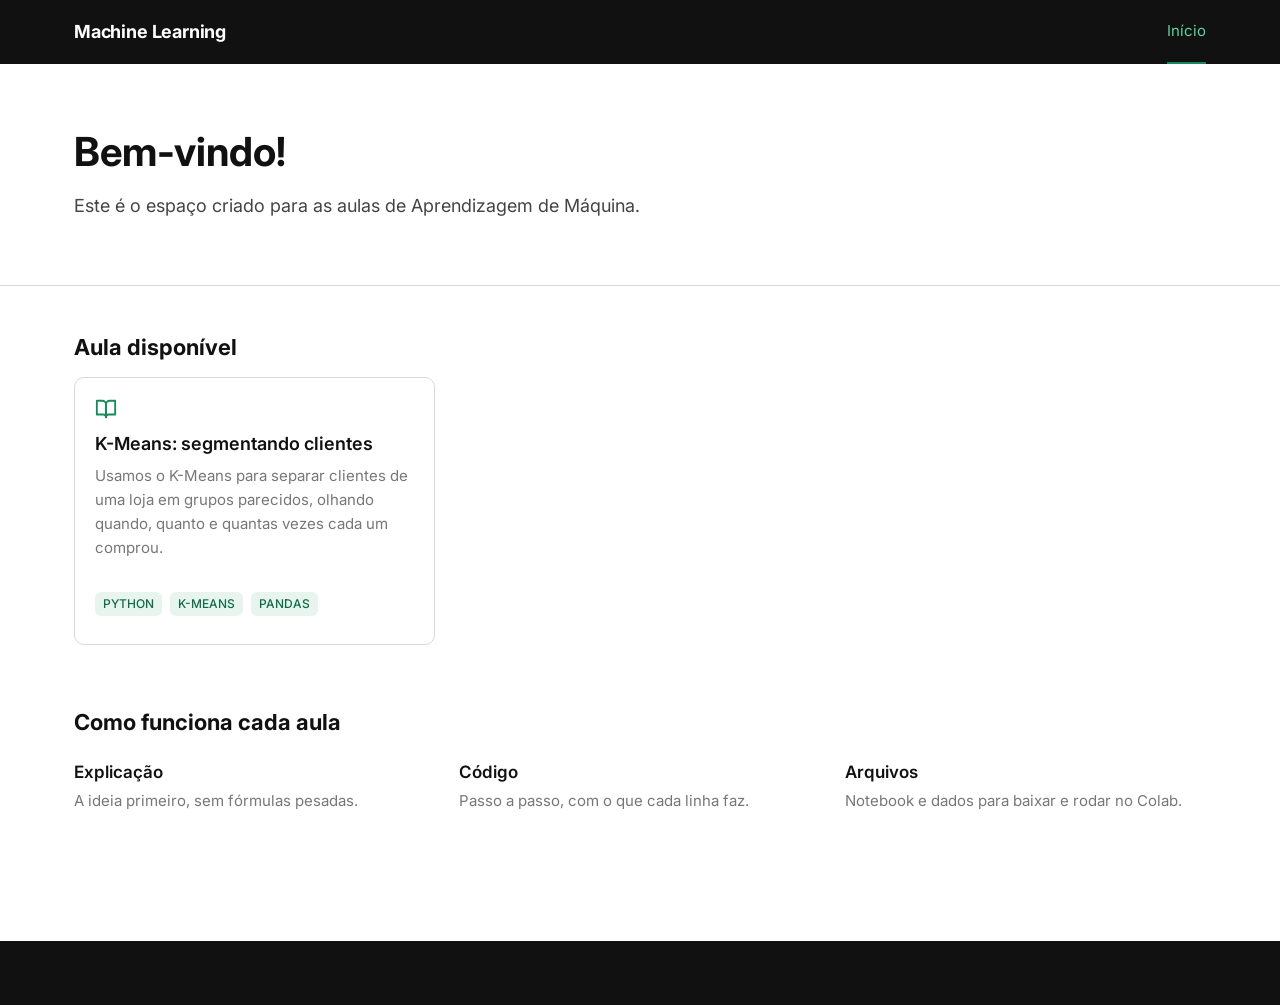
<file: index.html>
<!DOCTYPE html>
<html lang="pt-BR">
<head>
<meta charset="utf-8">
<meta name="viewport" content="width=device-width, initial-scale=1">
<title>Luccas-ML</title>
<meta name="description" content="Aulas de Aprendizagem de Máquina com explicação, código e arquivos para baixar.">
<link rel="preconnect" href="https://fonts.googleapis.com">
<link rel="preconnect" href="https://fonts.gstatic.com" crossorigin>
<link href="https://fonts.googleapis.com/css2?family=Inter:wght@400;500;600;700&family=JetBrains+Mono:wght@400&display=swap" rel="stylesheet">
<link rel="stylesheet" href="css/style.css">
</head>
<body>
<header class="site-header">
  <div class="container">
    <a class="brand" href="index.html">Machine Learning</a>
    <nav class="site-nav" aria-label="Principal">
      <a href="index.html" aria-current="page">Início</a>
    </nav>
  </div>
</header>

<main>
  <section class="hero">
    <div class="container">
      <h1>Bem-vindo!</h1>
      <p>Este é o espaço criado para as aulas de Aprendizagem de Máquina.</p>
    </div>
  </section>

  <section class="section">
    <div class="container">
      <h2>Aula disponível</h2>
      <div class="cards">
        <a class="card" href="aulas/kmeans-rfm.html">
          <svg class="icon" viewBox="0 0 24 24" fill="none" stroke="currentColor" stroke-width="2" stroke-linecap="round" stroke-linejoin="round" aria-hidden="true"><path d="M2 3h6a4 4 0 0 1 4 4v14a3 3 0 0 0-3-3H2z"/><path d="M22 3h-6a4 4 0 0 0-4 4v14a3 3 0 0 1 3-3h7z"/></svg>
          <h3>K-Means: segmentando clientes</h3>
          <p>Usamos o K-Means para separar clientes de uma loja em grupos parecidos, olhando quando, quanto e quantas vezes cada um comprou.</p>
          <ul class="tags"><li class="tag">PYTHON</li><li class="tag">K-MEANS</li><li class="tag">PANDAS</li></ul>
        </a>
      </div>
    </div>
  </section>

  <section class="section" style="padding-top:0">
    <div class="container">
      <h2>Como funciona cada aula</h2>
      <div class="steps">
        <div><h4>Explicação</h4><p>A ideia primeiro, sem fórmulas pesadas.</p></div>
        <div><h4>Código</h4><p>Passo a passo, com o que cada linha faz.</p></div>
        <div><h4>Arquivos</h4><p>Notebook e dados para baixar e rodar no Colab.</p></div>
      </div>
    </div>
  </section>
</main>

<footer class="site-footer">
  <div class="container">
  </div>
</footer>

</body>
</html>
</file>
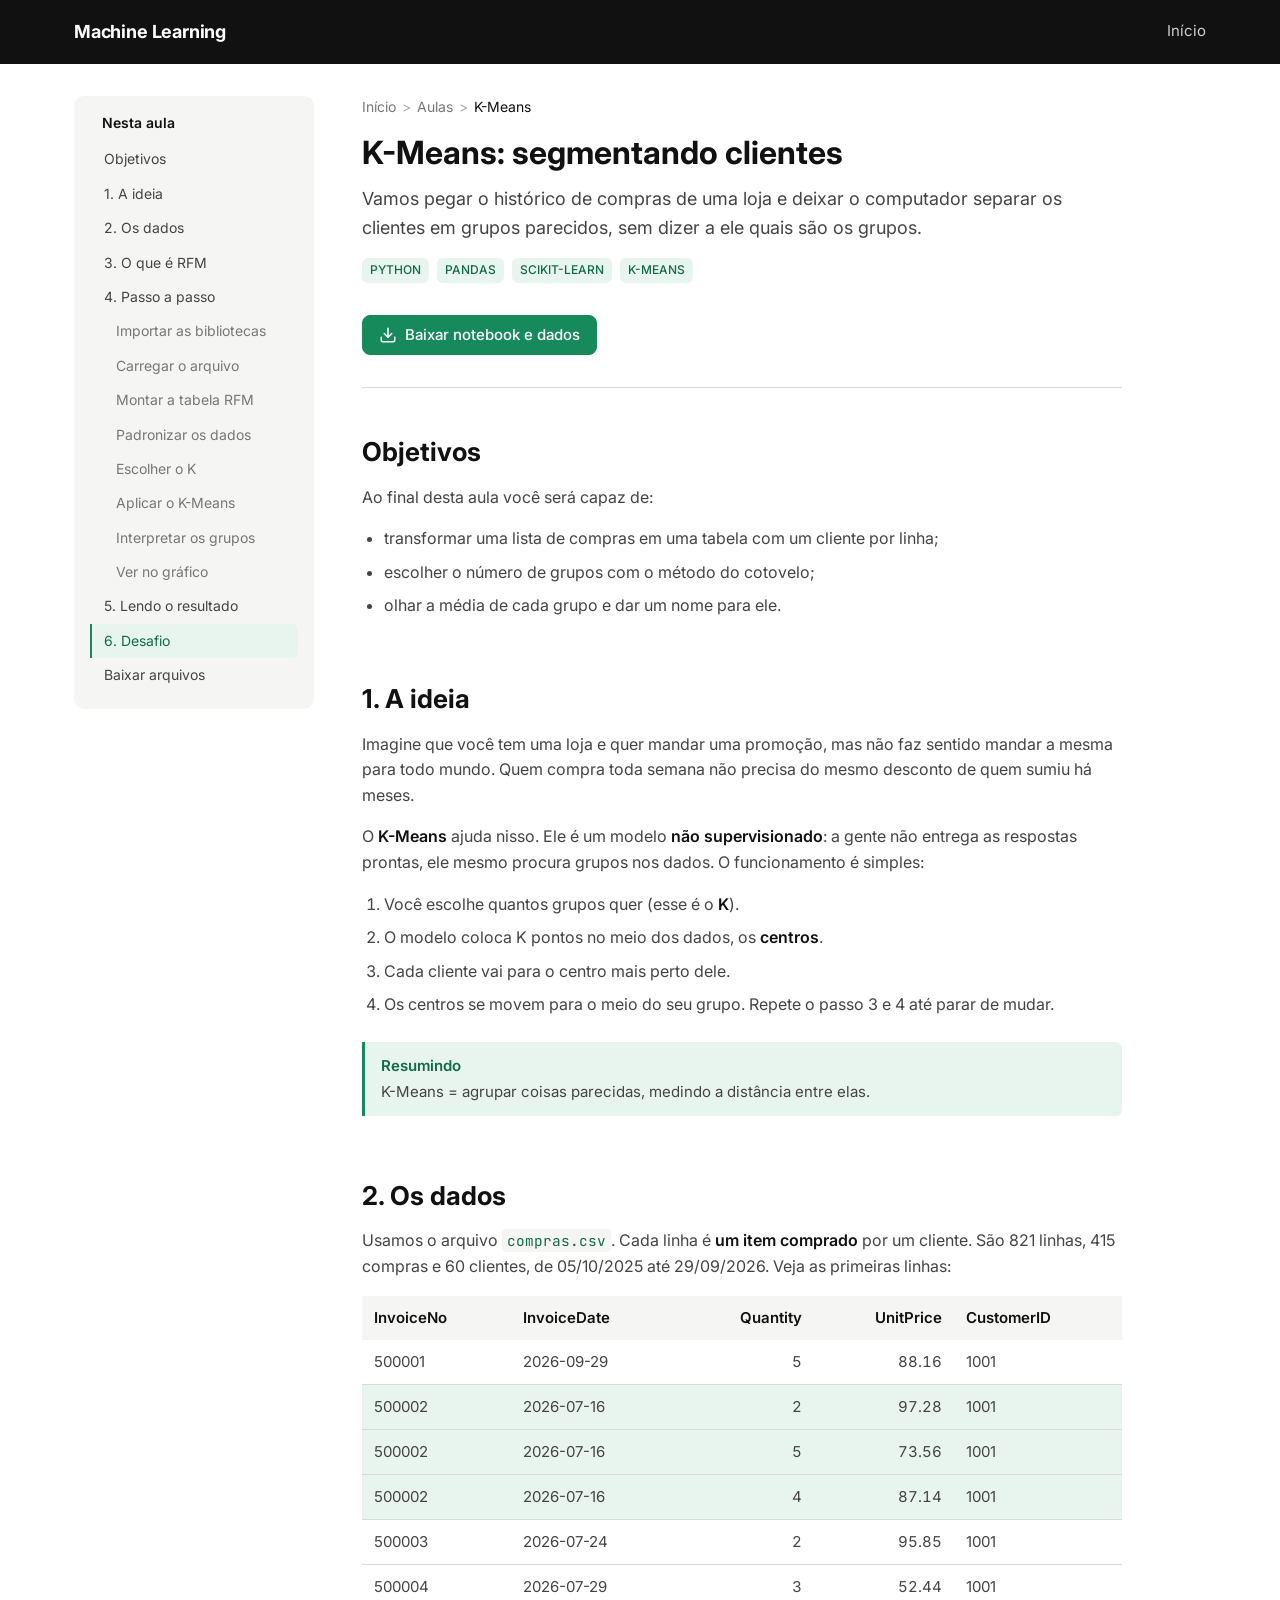
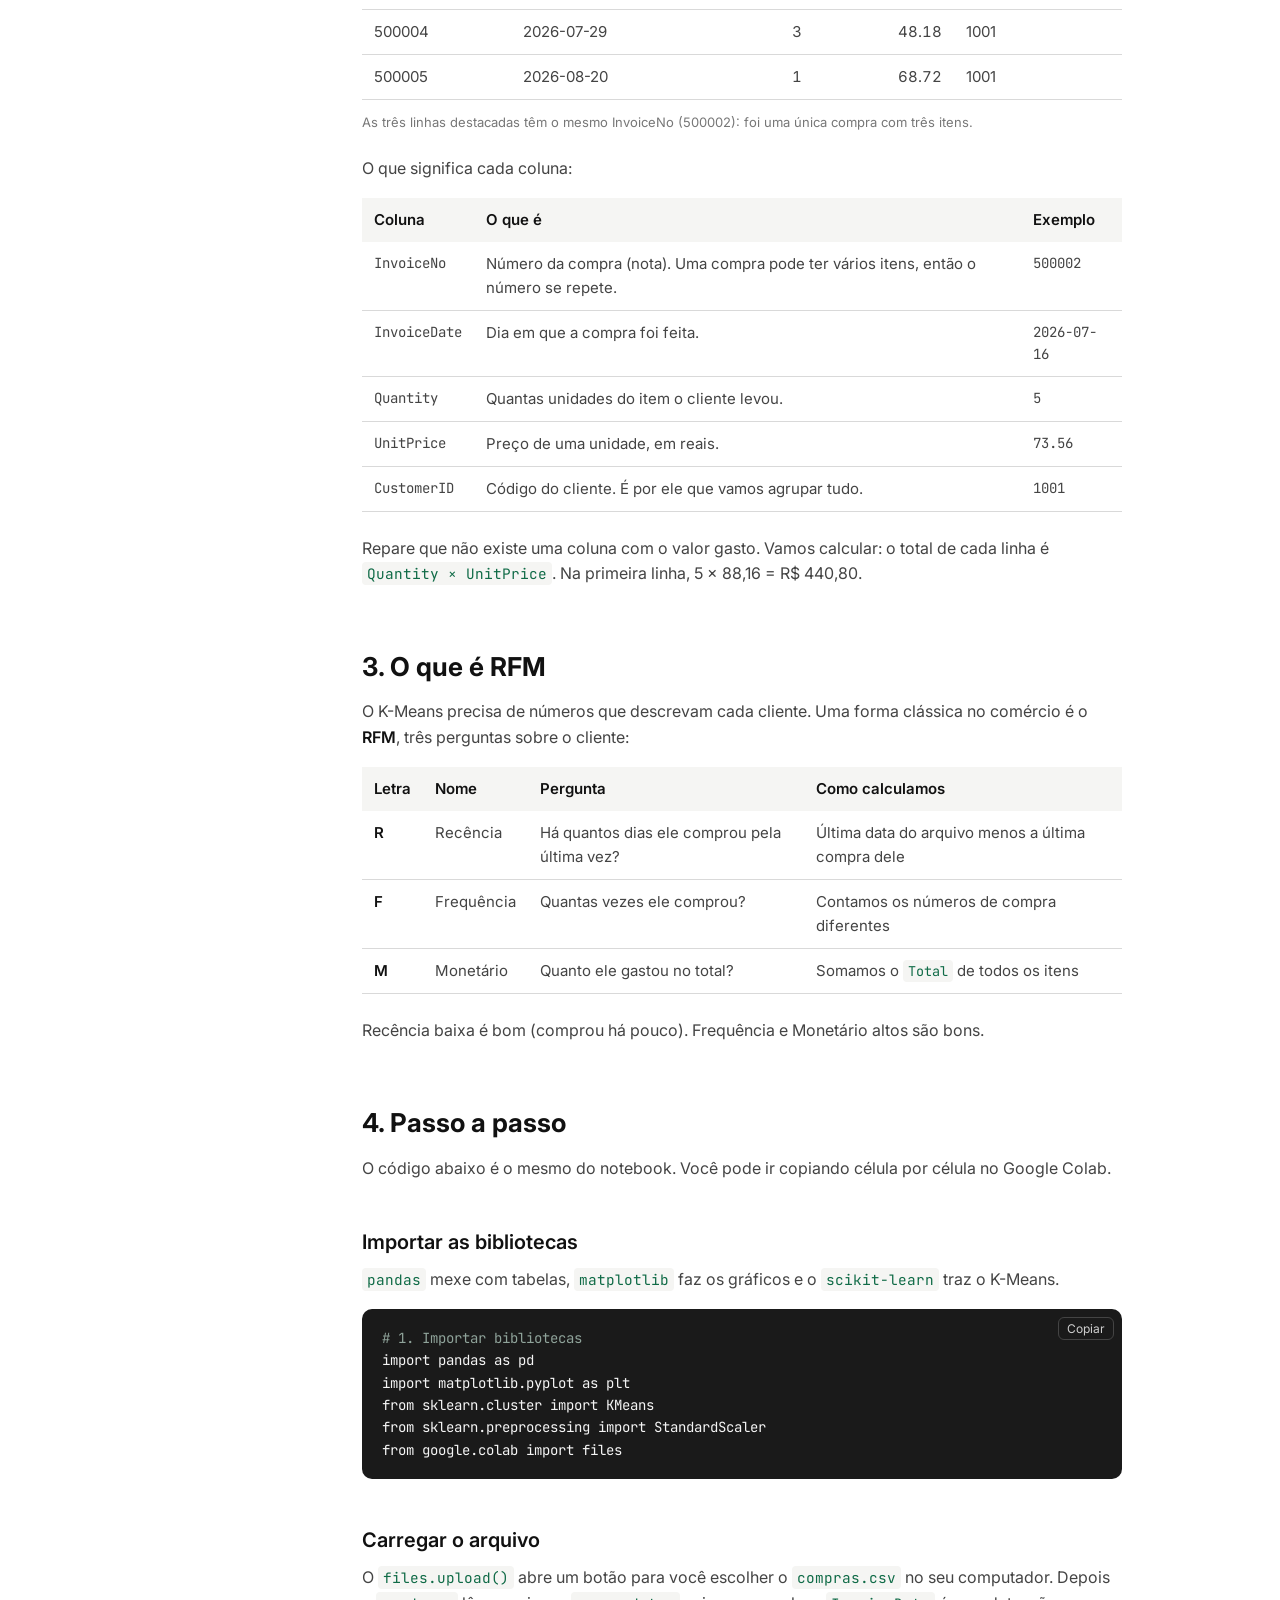
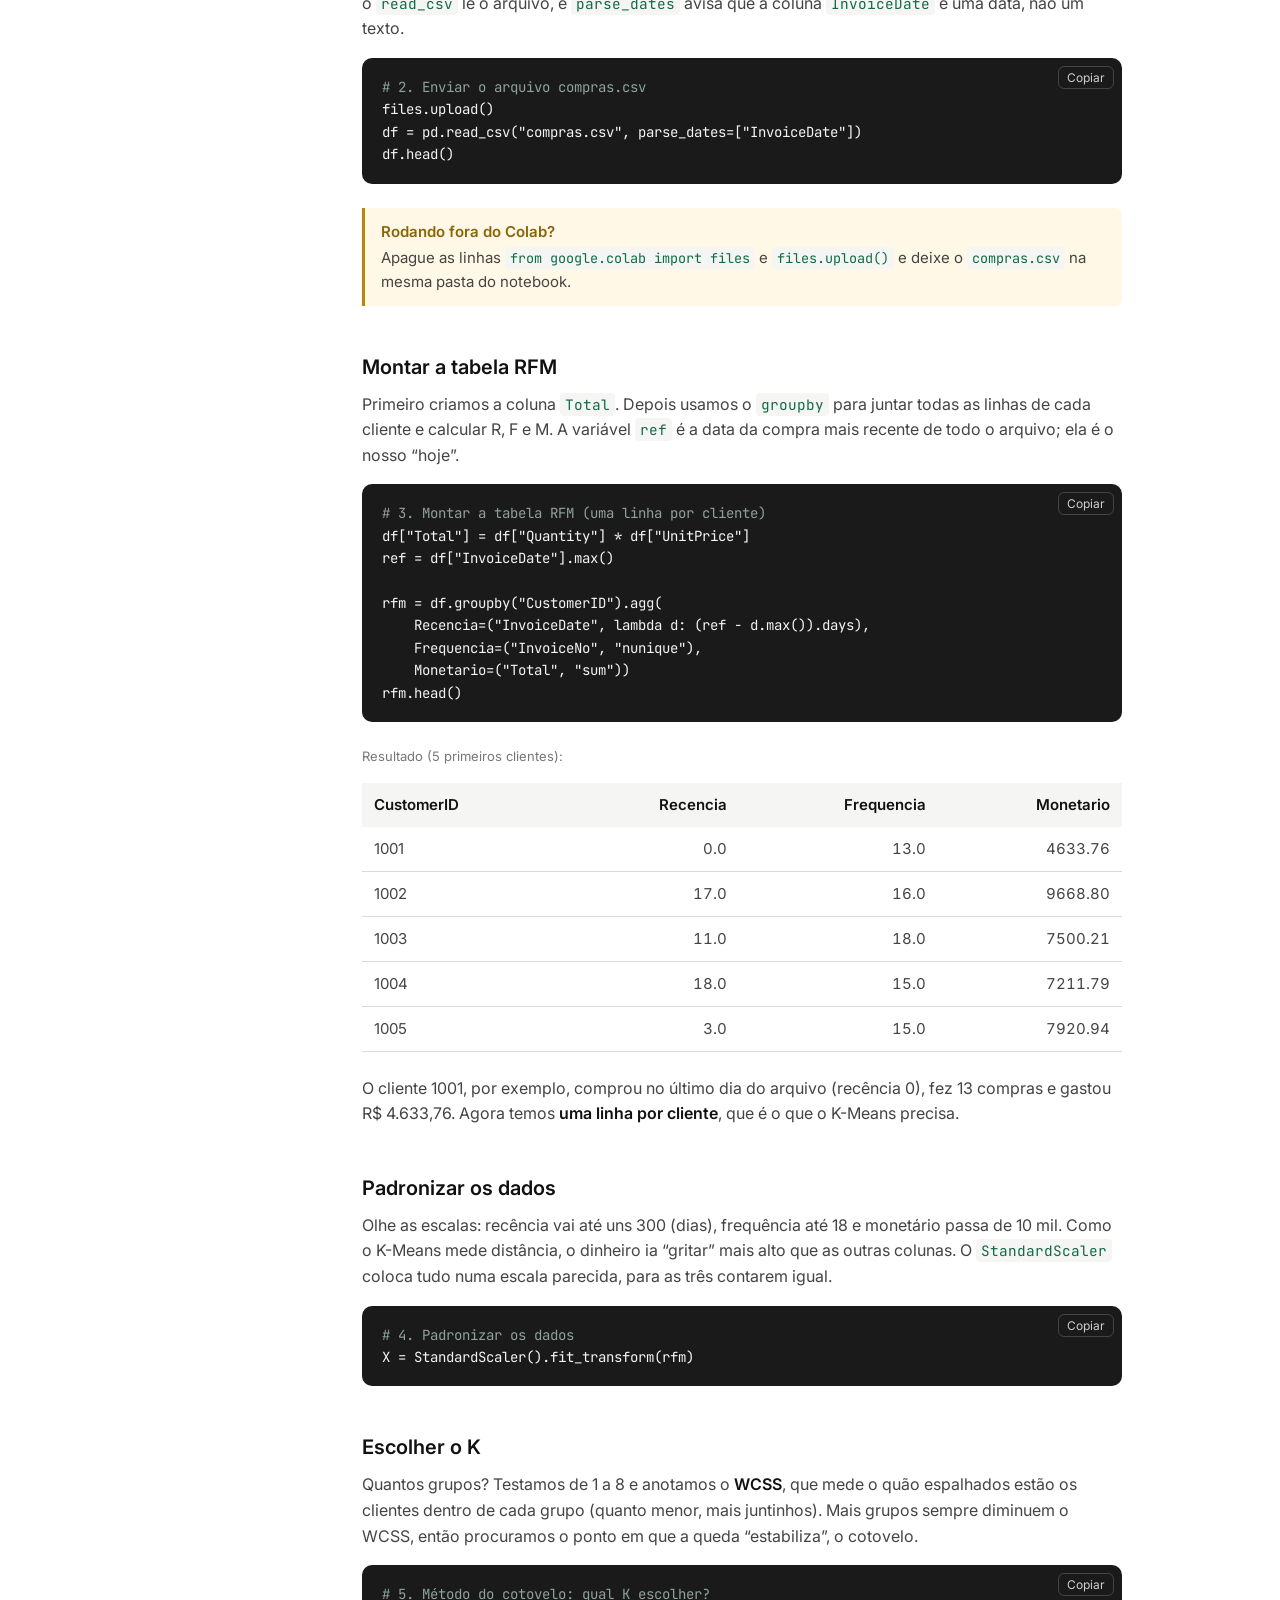
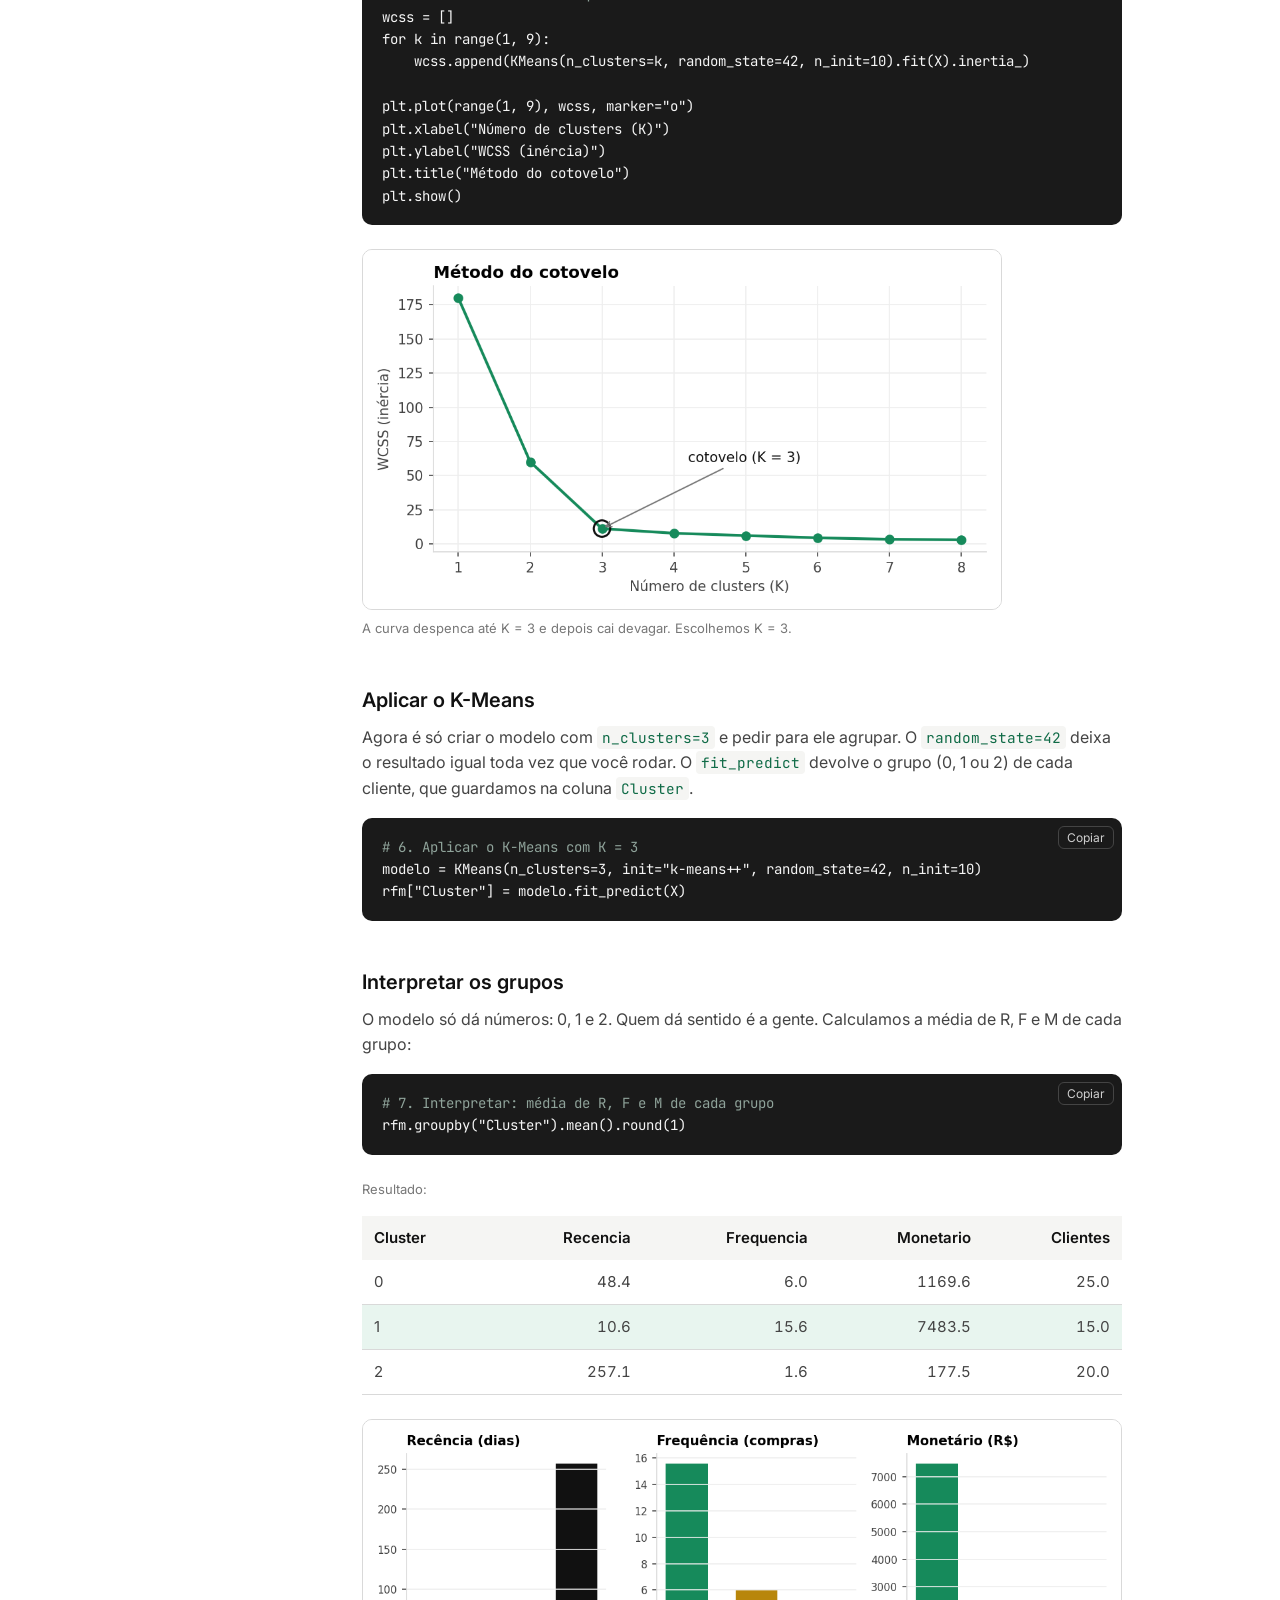
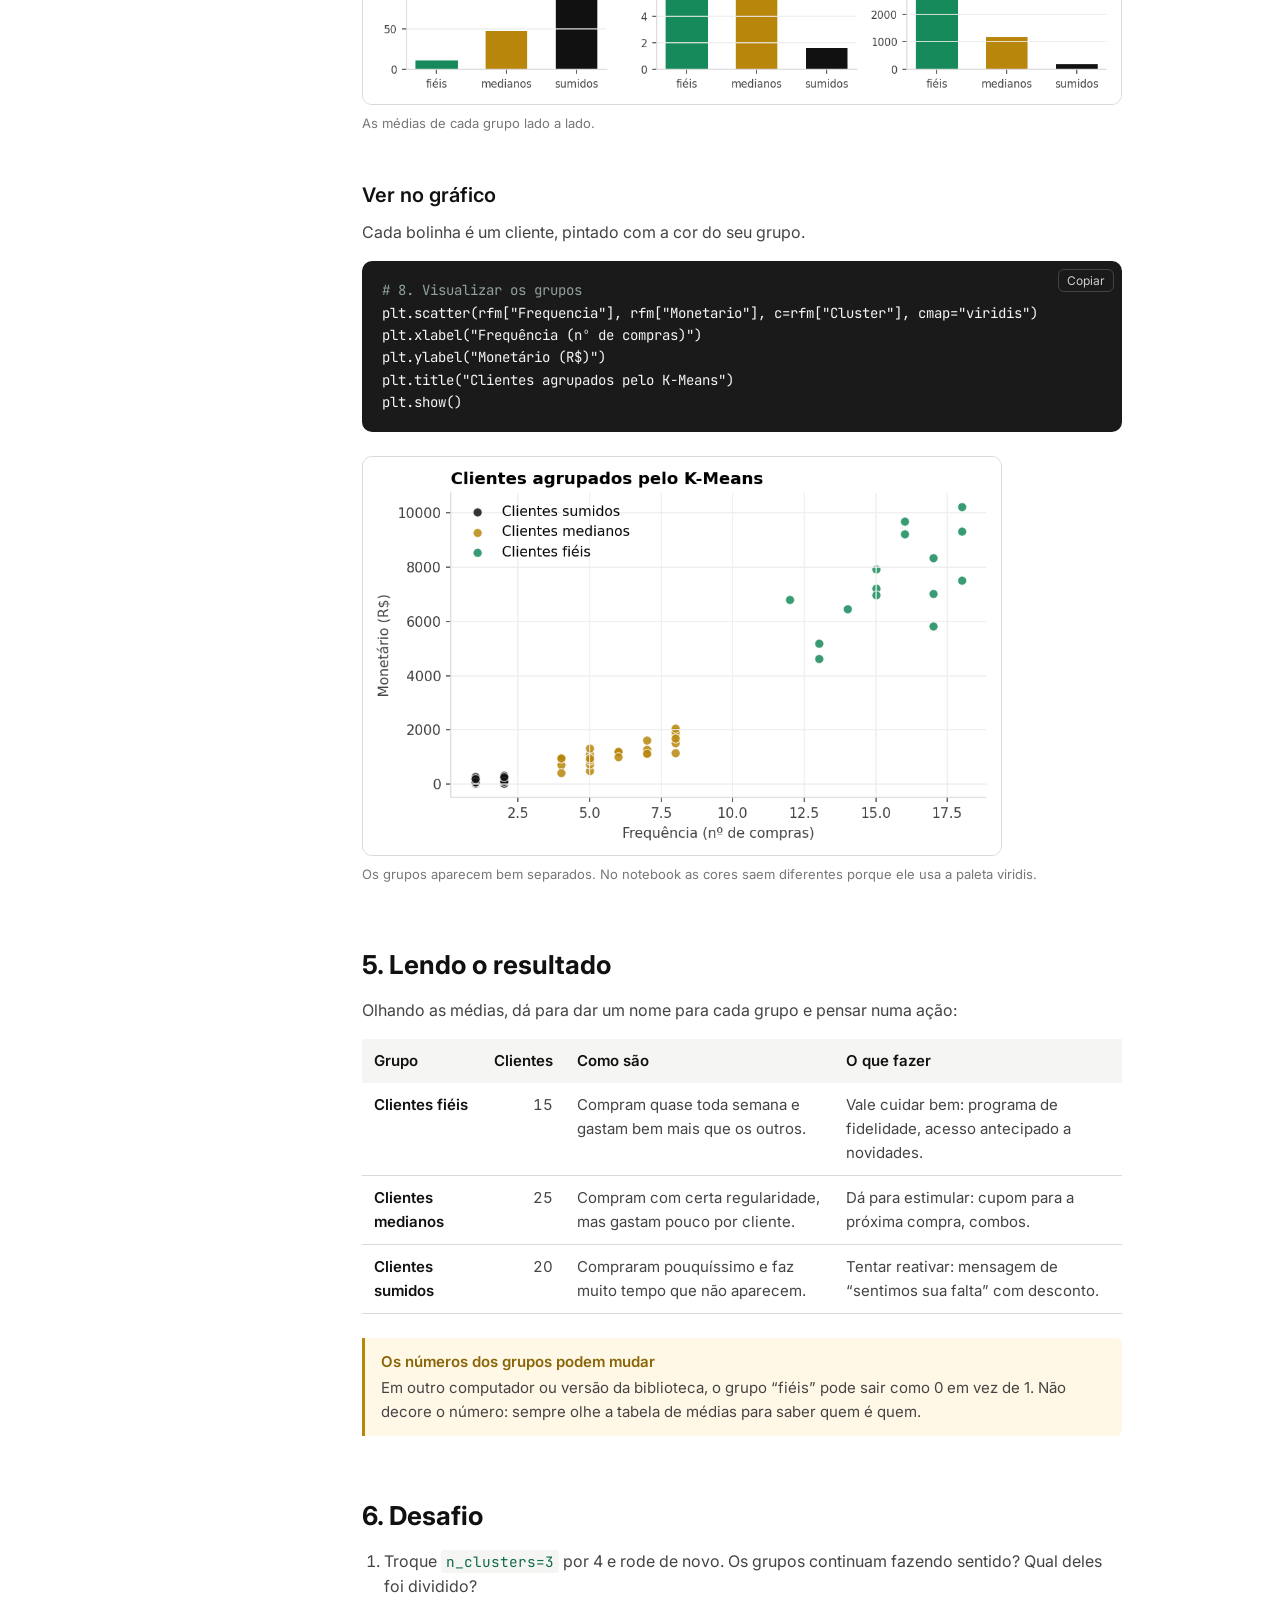
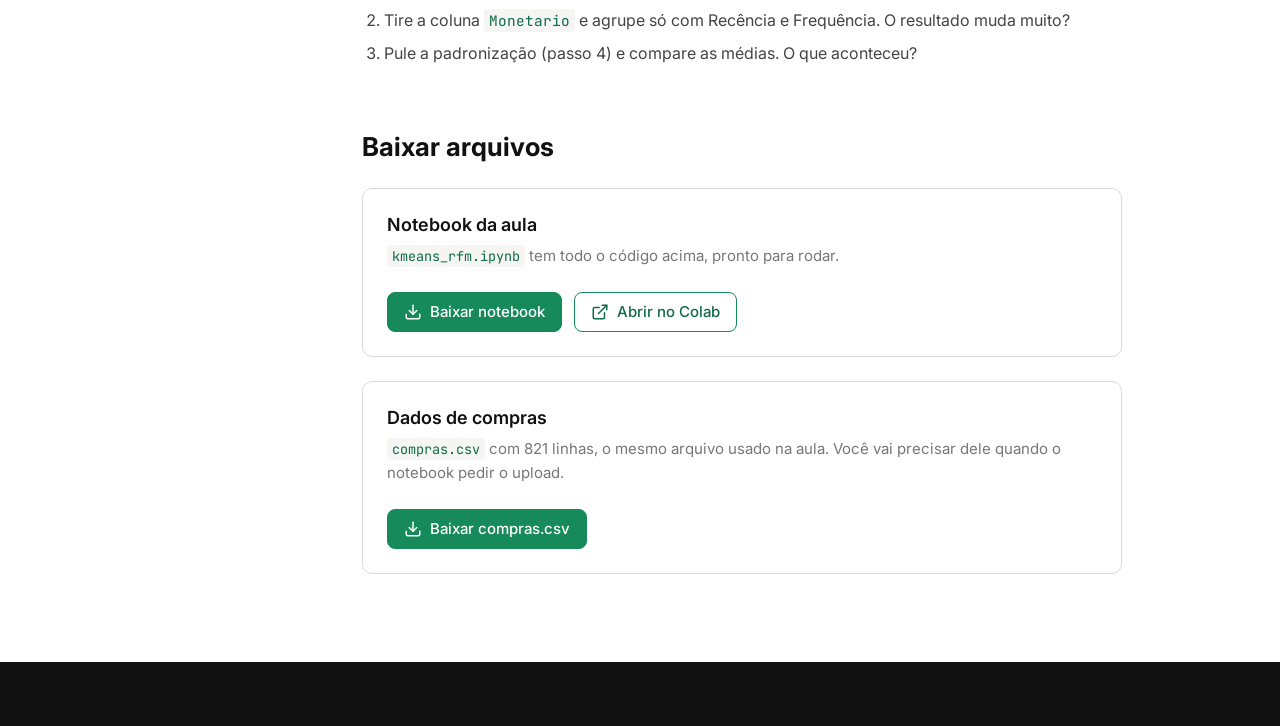
<file: aulas/kmeans-rfm.html>
<!DOCTYPE html>
<html lang="pt-BR">
<head>
<meta charset="utf-8">
<meta name="viewport" content="width=device-width, initial-scale=1">
<title>K-Means: segmentando clientes</title>
<meta name="description" content="Aula de K-Means com código, explicações e arquivos para baixar.">
<link rel="preconnect" href="https://fonts.googleapis.com">
<link rel="preconnect" href="https://fonts.gstatic.com" crossorigin>
<link href="https://fonts.googleapis.com/css2?family=Inter:wght@400;500;600;700&family=JetBrains+Mono:wght@400&display=swap" rel="stylesheet">
<link rel="stylesheet" href="../css/style.css">
</head>
<body>
<header class="site-header">
  <div class="container">
    <a class="brand" href="../index.html">Machine Learning</a>
    <nav class="site-nav" aria-label="Principal">
      <a href="../index.html">Início</a>
    </nav>
  </div>
</header>

<main class="container">
<div class="lesson-layout">

<aside class="sidebar" aria-label="Nesta aula">
  <p class="title">Nesta aula</p>
  <ul>
    <li><a href="#objetivos">Objetivos</a></li>
    <li><a href="#ideia">1. A ideia</a></li>
    <li><a href="#dados">2. Os dados</a></li>
    <li><a href="#rfm-conceito">3. O que é RFM</a></li>
    <li><a href="#codigo">4. Passo a passo</a></li>
    <li><a class="sub" href="#importar">Importar as bibliotecas</a></li><li><a class="sub" href="#carregar">Carregar o arquivo</a></li><li><a class="sub" href="#rfm">Montar a tabela RFM</a></li><li><a class="sub" href="#padronizar">Padronizar os dados</a></li><li><a class="sub" href="#cotovelo">Escolher o K</a></li><li><a class="sub" href="#aplicar">Aplicar o K-Means</a></li><li><a class="sub" href="#interpretar">Interpretar os grupos</a></li><li><a class="sub" href="#visualizar">Ver no gráfico</a></li>
    <li><a href="#resultado">5. Lendo o resultado</a></li>
    <li><a href="#desafio">6. Desafio</a></li>
    <li><a href="#baixar">Baixar arquivos</a></li>
  </ul>
</aside>
<article class="lesson">

<nav class="breadcrumb" aria-label="Você está em">
  <a href="../index.html">Início</a><span class="sep">&gt;</span><a href="../index.html">Aulas</a><span class="sep">&gt;</span><span class="current">K-Means</span>
</nav>

<h1>K-Means: segmentando clientes</h1>
<p class="lead">Vamos pegar o histórico de compras de uma loja e deixar o computador separar os clientes em grupos parecidos, sem dizer a ele quais são os grupos.</p>
<ul class="tags"><li class="tag">PYTHON</li><li class="tag">PANDAS</li><li class="tag">SCIKIT-LEARN</li><li class="tag">K-MEANS</li></ul>
<div class="btn-row">
  <a class="btn btn-primary" href="#baixar"><svg viewBox="0 0 24 24" fill="none" stroke="currentColor" stroke-width="2" stroke-linecap="round" stroke-linejoin="round" aria-hidden="true"><path d="M21 15v4a2 2 0 0 1-2 2H5a2 2 0 0 1-2-2v-4"/><polyline points="7 10 12 15 17 10"/><line x1="12" y1="15" x2="12" y2="3"/></svg>Baixar notebook e dados</a>
</div>

<hr class="divider">

<h2 id="objetivos">Objetivos</h2>
<p>Ao final desta aula você será capaz de:</p>
<ul>
  <li>transformar uma lista de compras em uma tabela com um cliente por linha;</li>
  <li>escolher o número de grupos com o método do cotovelo;</li>
  <li>olhar a média de cada grupo e dar um nome para ele.</li>
</ul>

<h2 id="ideia">1. A ideia</h2>
<p>Imagine que você tem uma loja e quer mandar uma promoção, mas não faz sentido mandar a mesma para todo mundo. Quem compra toda semana não precisa do mesmo desconto de quem sumiu há meses.</p>
<p>O <strong>K-Means</strong> ajuda nisso. Ele é um modelo <strong>não supervisionado</strong>: a gente não entrega as respostas prontas, ele mesmo procura grupos nos dados. O funcionamento é simples:</p>
<ol>
  <li>Você escolhe quantos grupos quer (esse é o <strong>K</strong>).</li>
  <li>O modelo coloca K pontos no meio dos dados, os <strong>centros</strong>.</li>
  <li>Cada cliente vai para o centro mais perto dele.</li>
  <li>Os centros se movem para o meio do seu grupo. Repete o passo 3 e 4 até parar de mudar.</li>
</ol>
<div class="note">
  <span class="label">Resumindo</span>
  <p>K-Means = agrupar coisas parecidas, medindo a distância entre elas.</p>
</div>

<h2 id="dados">2. Os dados</h2>
<p>Usamos o arquivo <code>compras.csv</code>. Cada linha é <strong>um item comprado</strong> por um cliente. São 821 linhas, 415 compras e 60 clientes, de 05/10/2025 até 29/09/2026. Veja as primeiras linhas:</p>
<div class="table-wrap"><table><thead><tr><th class="">InvoiceNo</th><th class="">InvoiceDate</th><th class="num">Quantity</th><th class="num">UnitPrice</th><th class="">CustomerID</th></tr></thead><tbody><tr><td class="">500001</td><td class="">2026-09-29</td><td class="num">5</td><td class="num">88.16</td><td class="">1001</td></tr><tr class="hl"><td class="">500002</td><td class="">2026-07-16</td><td class="num">2</td><td class="num">97.28</td><td class="">1001</td></tr><tr class="hl"><td class="">500002</td><td class="">2026-07-16</td><td class="num">5</td><td class="num">73.56</td><td class="">1001</td></tr><tr class="hl"><td class="">500002</td><td class="">2026-07-16</td><td class="num">4</td><td class="num">87.14</td><td class="">1001</td></tr><tr><td class="">500003</td><td class="">2026-07-24</td><td class="num">2</td><td class="num">95.85</td><td class="">1001</td></tr><tr><td class="">500004</td><td class="">2026-07-29</td><td class="num">3</td><td class="num">52.44</td><td class="">1001</td></tr><tr><td class="">500004</td><td class="">2026-07-29</td><td class="num">3</td><td class="num">48.18</td><td class="">1001</td></tr><tr><td class="">500005</td><td class="">2026-08-20</td><td class="num">1</td><td class="num">68.72</td><td class="">1001</td></tr></tbody></table></div>
<p class="caption">As três linhas destacadas têm o mesmo InvoiceNo (500002): foi uma única compra com três itens.</p>

<p>O que significa cada coluna:</p>

<div class="table-wrap"><table>
<thead><tr><th>Coluna</th><th>O que é</th><th>Exemplo</th></tr></thead>
<tbody>
<tr><td class="mono-cell">InvoiceNo</td><td>Número da compra (nota). Uma compra pode ter vários itens, então o número se repete.</td><td class="mono-cell">500002</td></tr>
<tr><td class="mono-cell">InvoiceDate</td><td>Dia em que a compra foi feita.</td><td class="mono-cell">2026-07-16</td></tr>
<tr><td class="mono-cell">Quantity</td><td>Quantas unidades do item o cliente levou.</td><td class="mono-cell">5</td></tr>
<tr><td class="mono-cell">UnitPrice</td><td>Preço de uma unidade, em reais.</td><td class="mono-cell">73.56</td></tr>
<tr><td class="mono-cell">CustomerID</td><td>Código do cliente. É por ele que vamos agrupar tudo.</td><td class="mono-cell">1001</td></tr>
</tbody></table></div>

<p>Repare que não existe uma coluna com o valor gasto. Vamos calcular: o total de cada linha é <code>Quantity × UnitPrice</code>. Na primeira linha, 5 × 88,16 = R$ 440,80.</p>

<h2 id="rfm-conceito">3. O que é RFM</h2>
<p>O K-Means precisa de números que descrevam cada cliente. Uma forma clássica no comércio é o <strong>RFM</strong>, três perguntas sobre o cliente:</p>
<div class="table-wrap"><table>
<thead><tr><th>Letra</th><th>Nome</th><th>Pergunta</th><th>Como calculamos</th></tr></thead>
<tbody>
<tr><td><strong>R</strong></td><td>Recência</td><td>Há quantos dias ele comprou pela última vez?</td><td>Última data do arquivo menos a última compra dele</td></tr>
<tr><td><strong>F</strong></td><td>Frequência</td><td>Quantas vezes ele comprou?</td><td>Contamos os números de compra diferentes</td></tr>
<tr><td><strong>M</strong></td><td>Monetário</td><td>Quanto ele gastou no total?</td><td>Somamos o <code>Total</code> de todos os itens</td></tr>
</tbody></table></div>
<p>Recência baixa é bom (comprou há pouco). Frequência e Monetário altos são bons.</p>

<h2 id="codigo">4. Passo a passo</h2>
<p>O código abaixo é o mesmo do notebook. Você pode ir copiando célula por célula no Google Colab.</p>

<h3 id="importar">Importar as bibliotecas</h3>
<p><code>pandas</code> mexe com tabelas, <code>matplotlib</code> faz os gráficos e o <code>scikit-learn</code> traz o K-Means.</p>
<pre><code><span class="c"># 1. Importar bibliotecas</span>
import pandas as pd
import matplotlib.pyplot as plt
from sklearn.cluster import KMeans
from sklearn.preprocessing import StandardScaler
from google.colab import files</code></pre>

<h3 id="carregar">Carregar o arquivo</h3>
<p>O <code>files.upload()</code> abre um botão para você escolher o <code>compras.csv</code> no seu computador. Depois o <code>read_csv</code> lê o arquivo, e <code>parse_dates</code> avisa que a coluna <code>InvoiceDate</code> é uma data, não um texto.</p>
<pre><code><span class="c"># 2. Enviar o arquivo compras.csv</span>
files.upload()
df = pd.read_csv(&quot;compras.csv&quot;, parse_dates=[&quot;InvoiceDate&quot;])
df.head()</code></pre>
<div class="note warn">
  <span class="label">Rodando fora do Colab?</span>
  <p>Apague as linhas <code>from google.colab import files</code> e <code>files.upload()</code> e deixe o <code>compras.csv</code> na mesma pasta do notebook.</p>
</div>

<h3 id="rfm">Montar a tabela RFM</h3>
<p>Primeiro criamos a coluna <code>Total</code>. Depois usamos o <code>groupby</code> para juntar todas as linhas de cada cliente e calcular R, F e M. A variável <code>ref</code> é a data da compra mais recente de todo o arquivo; ela é o nosso “hoje”.</p>
<pre><code><span class="c"># 3. Montar a tabela RFM (uma linha por cliente)</span>
df[&quot;Total&quot;] = df[&quot;Quantity&quot;] * df[&quot;UnitPrice&quot;]
ref = df[&quot;InvoiceDate&quot;].max()

rfm = df.groupby(&quot;CustomerID&quot;).agg(
    Recencia=(&quot;InvoiceDate&quot;, lambda d: (ref - d.max()).days),
    Frequencia=(&quot;InvoiceNo&quot;, &quot;nunique&quot;),
    Monetario=(&quot;Total&quot;, &quot;sum&quot;))
rfm.head()</code></pre>
<p class="output-label">Resultado (5 primeiros clientes):</p>
<div class="table-wrap"><table><thead><tr><th class="">CustomerID</th><th class="num">Recencia</th><th class="num">Frequencia</th><th class="num">Monetario</th></tr></thead><tbody><tr><td class="">1001</td><td class="num">0.0</td><td class="num">13.0</td><td class="num">4633.76</td></tr><tr><td class="">1002</td><td class="num">17.0</td><td class="num">16.0</td><td class="num">9668.80</td></tr><tr><td class="">1003</td><td class="num">11.0</td><td class="num">18.0</td><td class="num">7500.21</td></tr><tr><td class="">1004</td><td class="num">18.0</td><td class="num">15.0</td><td class="num">7211.79</td></tr><tr><td class="">1005</td><td class="num">3.0</td><td class="num">15.0</td><td class="num">7920.94</td></tr></tbody></table></div>
<p>O cliente 1001, por exemplo, comprou no último dia do arquivo (recência 0), fez 13 compras e gastou R$ 4.633,76. Agora temos <strong>uma linha por cliente</strong>, que é o que o K-Means precisa.</p>

<h3 id="padronizar">Padronizar os dados</h3>
<p>Olhe as escalas: recência vai até uns 300 (dias), frequência até 18 e monetário passa de 10 mil. Como o K-Means mede distância, o dinheiro ia “gritar” mais alto que as outras colunas. O <code>StandardScaler</code> coloca tudo numa escala parecida, para as três contarem igual.</p>
<pre><code><span class="c"># 4. Padronizar os dados</span>
X = StandardScaler().fit_transform(rfm)</code></pre>

<h3 id="cotovelo">Escolher o K</h3>
<p>Quantos grupos? Testamos de 1 a 8 e anotamos o <strong>WCSS</strong>, que mede o quão espalhados estão os clientes dentro de cada grupo (quanto menor, mais juntinhos). Mais grupos sempre diminuem o WCSS, então procuramos o ponto em que a queda “estabiliza”, o cotovelo.</p>
<pre><code><span class="c"># 5. Método do cotovelo: qual K escolher?</span>
wcss = []
for k in range(1, 9):
    wcss.append(KMeans(n_clusters=k, random_state=42, n_init=10).fit(X).inertia_)

plt.plot(range(1, 9), wcss, marker=&quot;o&quot;)
plt.xlabel(&quot;Número de clusters (K)&quot;)
plt.ylabel(&quot;WCSS (inércia)&quot;)
plt.title(&quot;Método do cotovelo&quot;)
plt.show()</code></pre>
<figure>
  <img src="../assets/img/cotovelo.png" alt="Gráfico do método do cotovelo: a curva cai rápido até K = 3 e depois quase estabiliza" width="640" height="360" loading="lazy">
  <figcaption>A curva despenca até K = 3 e depois cai devagar. Escolhemos K = 3.</figcaption>
</figure>

<h3 id="aplicar">Aplicar o K-Means</h3>
<p>Agora é só criar o modelo com <code>n_clusters=3</code> e pedir para ele agrupar. O <code>random_state=42</code> deixa o resultado igual toda vez que você rodar. O <code>fit_predict</code> devolve o grupo (0, 1 ou 2) de cada cliente, que guardamos na coluna <code>Cluster</code>.</p>
<pre><code><span class="c"># 6. Aplicar o K-Means com K = 3</span>
modelo = KMeans(n_clusters=3, init=&quot;k-means++&quot;, random_state=42, n_init=10)
rfm[&quot;Cluster&quot;] = modelo.fit_predict(X)</code></pre>

<h3 id="interpretar">Interpretar os grupos</h3>
<p>O modelo só dá números: 0, 1 e 2. Quem dá sentido é a gente. Calculamos a média de R, F e M de cada grupo:</p>
<pre><code><span class="c"># 7. Interpretar: média de R, F e M de cada grupo</span>
rfm.groupby(&quot;Cluster&quot;).mean().round(1)</code></pre>
<p class="output-label">Resultado:</p>
<div class="table-wrap"><table><thead><tr><th class="">Cluster</th><th class="num">Recencia</th><th class="num">Frequencia</th><th class="num">Monetario</th><th class="num">Clientes</th></tr></thead><tbody><tr><td class="">0</td><td class="num">48.4</td><td class="num">6.0</td><td class="num">1169.6</td><td class="num">25.0</td></tr><tr class="hl"><td class="">1</td><td class="num">10.6</td><td class="num">15.6</td><td class="num">7483.5</td><td class="num">15.0</td></tr><tr><td class="">2</td><td class="num">257.1</td><td class="num">1.6</td><td class="num">177.5</td><td class="num">20.0</td></tr></tbody></table></div>
<figure>
  <img src="../assets/img/medias.png" alt="Três gráficos de barras comparando recência, frequência e valor gasto dos três grupos" width="800" height="300" loading="lazy">
  <figcaption>As médias de cada grupo lado a lado.</figcaption>
</figure>

<h3 id="visualizar">Ver no gráfico</h3>
<p>Cada bolinha é um cliente, pintado com a cor do seu grupo.</p>
<pre><code><span class="c"># 8. Visualizar os grupos</span>
plt.scatter(rfm[&quot;Frequencia&quot;], rfm[&quot;Monetario&quot;], c=rfm[&quot;Cluster&quot;], cmap=&quot;viridis&quot;)
plt.xlabel(&quot;Frequência (nº de compras)&quot;)
plt.ylabel(&quot;Monetário (R$)&quot;)
plt.title(&quot;Clientes agrupados pelo K-Means&quot;)
plt.show()</code></pre>
<figure>
  <img src="../assets/img/grupos.png" alt="Gráfico de dispersão com frequência no eixo x e valor gasto no eixo y, mostrando três grupos separados" width="640" height="400" loading="lazy">
  <figcaption>Os grupos aparecem bem separados. No notebook as cores saem diferentes porque ele usa a paleta viridis.</figcaption>
</figure>

<h2 id="resultado">5. Lendo o resultado</h2>
<p>Olhando as médias, dá para dar um nome para cada grupo e pensar numa ação:</p>
<div class="table-wrap"><table><thead><tr><th>Grupo</th><th class="num">Clientes</th><th>Como são</th><th>O que fazer</th></tr></thead><tbody><tr><td><strong>Clientes fiéis</strong></td><td class="num">15</td><td>Compram quase toda semana e gastam bem mais que os outros.</td><td>Vale cuidar bem: programa de fidelidade, acesso antecipado a novidades.</td></tr><tr><td><strong>Clientes medianos</strong></td><td class="num">25</td><td>Compram com certa regularidade, mas gastam pouco por cliente.</td><td>Dá para estimular: cupom para a próxima compra, combos.</td></tr><tr><td><strong>Clientes sumidos</strong></td><td class="num">20</td><td>Compraram pouquíssimo e faz muito tempo que não aparecem.</td><td>Tentar reativar: mensagem de “sentimos sua falta” com desconto.</td></tr></tbody></table></div>
<div class="note warn">
  <span class="label">Os números dos grupos podem mudar</span>
  <p>Em outro computador ou versão da biblioteca, o grupo “fiéis” pode sair como 0 em vez de 1. Não decore o número: sempre olhe a tabela de médias para saber quem é quem.</p>
</div>

<h2 id="desafio">6. Desafio</h2>
<ol>
  <li>Troque <code>n_clusters=3</code> por 4 e rode de novo. Os grupos continuam fazendo sentido? Qual deles foi dividido?</li>
  <li>Tire a coluna <code>Monetario</code> e agrupe só com Recência e Frequência. O resultado muda muito?</li>
  <li>Pule a padronização (passo 4) e compare as médias. O que aconteceu?</li>
</ol>

<h2 id="baixar">Baixar arquivos</h2>
<div class="download-box">
  <h3>Notebook da aula</h3>
  <p><code>kmeans_rfm.ipynb</code> tem todo o código acima, pronto para rodar.</p>
  <div class="btn-row">
    <a class="btn btn-primary" href="../downloads/kmeans_rfm.ipynb" download><svg viewBox="0 0 24 24" fill="none" stroke="currentColor" stroke-width="2" stroke-linecap="round" stroke-linejoin="round" aria-hidden="true"><path d="M21 15v4a2 2 0 0 1-2 2H5a2 2 0 0 1-2-2v-4"/><polyline points="7 10 12 15 17 10"/><line x1="12" y1="15" x2="12" y2="3"/></svg>Baixar notebook</a>
    <a class="btn btn-secondary" href="https://colab.research.google.com/github/LuccasAlencar/aulas-ml/blob/main/downloads/kmeans_rfm.ipynb" target="_blank" rel="noopener"><svg viewBox="0 0 24 24" fill="none" stroke="currentColor" stroke-width="2" stroke-linecap="round" stroke-linejoin="round" aria-hidden="true"><path d="M18 13v6a2 2 0 0 1-2 2H5a2 2 0 0 1-2-2V8a2 2 0 0 1 2-2h6"/><polyline points="15 3 21 3 21 9"/><line x1="10" y1="14" x2="21" y2="3"/></svg>Abrir no Colab</a>
  </div>
</div>
<div class="download-box">
  <h3>Dados de compras</h3>
  <p><code>compras.csv</code> com 821 linhas, o mesmo arquivo usado na aula. Você vai precisar dele quando o notebook pedir o upload.</p>
  <div class="btn-row">
    <a class="btn btn-primary" href="../downloads/compras.csv" download><svg viewBox="0 0 24 24" fill="none" stroke="currentColor" stroke-width="2" stroke-linecap="round" stroke-linejoin="round" aria-hidden="true"><path d="M21 15v4a2 2 0 0 1-2 2H5a2 2 0 0 1-2-2v-4"/><polyline points="7 10 12 15 17 10"/><line x1="12" y1="15" x2="12" y2="3"/></svg>Baixar compras.csv</a>
  </div>
</div>

</article>
</div>
</main>

<footer class="site-footer">
</footer>
<script src="../js/script.js"></script>
</body>
</html>
</file>
<file: css/style.css>
/* ==========================================================
   SJE Tech — Site de Aulas e Códigos
   Baseado no design-system.txt (v1.0)
   ========================================================== */

:root {
  --green: #168A5B;
  --green-dark: #106B47;
  --green-light: #E8F5EF;

  --black: #111111;
  --gray-900: #1A1A1A;
  --gray-700: #444444;
  --gray-500: #777777;
  --gray-300: #D9D9D9;
  --gray-100: #F5F5F3;
  --white: #FFFFFF;

  --radius-sm: 6px;
  --radius-md: 10px;
  --radius-lg: 14px;

  --shadow-sm: 0 1px 3px rgba(0, 0, 0, .06);
  --shadow-md: 0 4px 14px rgba(0, 0, 0, .08);

  --content-width: 1180px;

  --space-1: 4px;
  --space-2: 8px;
  --space-3: 12px;
  --space-4: 16px;
  --space-5: 24px;
  --space-6: 32px;
  --space-7: 48px;
  --space-8: 64px;

  --font: "Inter", system-ui, -apple-system, BlinkMacSystemFont, "Segoe UI", sans-serif;
  --mono: "JetBrains Mono", "Fira Code", ui-monospace, Consolas, monospace;
}

/* ---------- Base ---------- */

*, *::before, *::after { box-sizing: border-box; }

html { scroll-behavior: smooth; scroll-padding-top: 88px; }

body {
  margin: 0;
  font-family: var(--font);
  font-size: 16px;
  line-height: 1.6;
  color: var(--gray-700);
  background: var(--white);
  -webkit-text-size-adjust: 100%;
}

img { max-width: 100%; height: auto; display: block; }

h1, h2, h3, h4 { color: var(--black); margin: 0; }
h1 { font-size: 32px; line-height: 1.2; font-weight: 700; }
h2 { font-size: 26px; line-height: 1.25; font-weight: 700; margin-top: var(--space-8); margin-bottom: var(--space-4); }
h3 { font-size: 20px; line-height: 1.3; font-weight: 600; margin-top: var(--space-7); margin-bottom: var(--space-3); }
h4 { font-size: 17px; line-height: 1.4; font-weight: 600; }

p { margin: 0 0 var(--space-4); }
ul, ol { margin: 0 0 var(--space-4); padding-left: 22px; }
li { margin-bottom: var(--space-2); }
strong { color: var(--black); font-weight: 600; }

a { color: var(--green); text-decoration: none; }
a:hover { color: var(--green-dark); }
.lesson p a, .lesson li a, .lesson td a { text-decoration: underline; text-decoration-color: var(--gray-300); text-underline-offset: 3px; }
.lesson p a:hover, .lesson li a:hover, .lesson td a:hover { text-decoration-color: var(--green-dark); }

:focus-visible { outline: 2px solid var(--green); outline-offset: 2px; border-radius: 4px; }

.container { max-width: var(--content-width); margin: 0 auto; padding: 0 var(--space-5); }

/* ---------- Header ---------- */

.site-header { background: var(--black); color: var(--white); }

.site-header .container {
  height: 64px;
  display: flex;
  align-items: center;
  justify-content: space-between;
  gap: var(--space-5);
}

.brand { color: var(--white); font-weight: 700; font-size: 18px; letter-spacing: -.01em; }
.brand:hover { color: var(--white); }

.site-nav { display: flex; gap: var(--space-5); height: 100%; }

.site-nav a {
  display: flex;
  align-items: center;
  height: 100%;
  color: #CFCFCF;
  font-size: 15px;
  border-bottom: 2px solid transparent;
}

.site-nav a:hover { color: var(--white); }
.site-nav a[aria-current="page"] { color: #5CD3A0; border-bottom-color: var(--green); }

/* ---------- Botões ---------- */

.btn {
  display: inline-flex;
  align-items: center;
  gap: var(--space-2);
  padding: 10px 16px;
  border-radius: 8px;
  font: 500 15px/1.2 var(--font);
  text-decoration: none !important;
  border: 1px solid var(--green);
  cursor: pointer;
  transition: background .15s, color .15s;
}

.btn svg { width: 18px; height: 18px; flex: none; }

.btn-primary { background: var(--green); color: var(--white); }
.btn-primary:hover { background: var(--green-dark); border-color: var(--green-dark); color: var(--white); }

.btn-secondary { background: var(--white); color: var(--green-dark); }
.btn-secondary:hover { background: var(--green-light); color: var(--green-dark); }

.btn-row { display: flex; flex-wrap: wrap; gap: var(--space-3); margin: var(--space-5) 0; }

.link-more { font-weight: 500; }

/* ---------- Tags ---------- */

.tags { display: flex; flex-wrap: wrap; gap: var(--space-2); margin: var(--space-4) 0 0; padding: 0; list-style: none; }

.tag {
  background: var(--green-light);
  color: var(--green-dark);
  font-size: 12px;
  line-height: 1.4;
  font-weight: 500;
  padding: 4px 8px;
  border-radius: var(--radius-sm);
}

/* ---------- Home ---------- */

.hero { padding: var(--space-8) 0 var(--space-7); border-bottom: 1px solid var(--gray-300); }
.hero h1 { font-size: 40px; margin-bottom: var(--space-4); }
.hero p { max-width: 62ch; font-size: 18px; color: var(--gray-700); }

.section { padding: var(--space-7) 0 var(--space-8); }
.section > .container > h2 { margin-top: 0; font-size: 22px; }

.cards { display: grid; grid-template-columns: repeat(auto-fill, minmax(300px, 1fr)); gap: var(--space-5); }

.card {
  display: flex;
  flex-direction: column;
  background: var(--white);
  border: 1px solid var(--gray-300);
  border-radius: var(--radius-md);
  padding: 20px;
  color: var(--gray-700);
  transition: border-color .15s, transform .15s, box-shadow .15s;
}

a.card:hover { border-color: var(--green); transform: translateY(-2px); box-shadow: var(--shadow-sm); color: var(--gray-700); }

.card .icon { width: 22px; height: 22px; color: var(--green); margin-bottom: var(--space-3); }
.card h3 { margin: 0 0 var(--space-2); font-size: 18px; }
.card p { font-size: 15px; color: var(--gray-500); margin-bottom: var(--space-4); }

.card-foot {
  margin-top: auto;
  display: flex;
  justify-content: space-between;
  align-items: center;
  font-size: 14px;
  color: var(--gray-500);
}

.card-foot svg { width: 18px; height: 18px; color: var(--green); }

.steps { display: grid; grid-template-columns: repeat(auto-fit, minmax(220px, 1fr)); gap: var(--space-5); margin-top: var(--space-5); }
.steps h4 { margin-bottom: var(--space-1); }
.steps p { font-size: 15px; color: var(--gray-500); margin: 0; }

/* ---------- Footer ---------- */

.site-footer { background: var(--black); color: #BDBDBD; padding: var(--space-6) 0; font-size: 14px; margin-top: var(--space-8); }
.site-footer strong { color: var(--white); display: block; font-size: 15px; }

/* ---------- Página de aula ---------- */

.lesson-layout {
  display: grid;
  grid-template-columns: 240px minmax(0, 1fr);
  gap: var(--space-7);
  padding-top: var(--space-6);
  align-items: start;
}

.sidebar {
  position: sticky;
  top: 24px;
  background: var(--gray-100);
  border-radius: var(--radius-md);
  padding: var(--space-4);
  font-size: 14px;
}

.sidebar .title { font-weight: 600; color: var(--black); margin: 0 0 var(--space-2); padding: 0 var(--space-3); }
.sidebar ul { list-style: none; margin: 0; padding: 0; }
.sidebar li { margin: 0; }

.sidebar a {
  display: block;
  padding: 6px var(--space-3);
  border-left: 2px solid transparent;
  border-radius: 0 var(--radius-sm) var(--radius-sm) 0;
  color: var(--gray-700);
}

.sidebar a:hover { background: var(--green-light); color: var(--green-dark); }
.sidebar a.sub { padding-left: 24px; color: var(--gray-500); }

.sidebar a.active { background: var(--green-light); color: var(--green-dark); border-left-color: var(--green); }

.lesson { max-width: 760px; min-width: 0; }
.lesson > h2:first-of-type { margin-top: var(--space-7); }
.lesson .lead { font-size: 18px; margin-top: var(--space-3); }

.breadcrumb { font-size: 14px; color: var(--gray-500); margin-bottom: var(--space-4); }
.breadcrumb a { color: var(--gray-500); }
.breadcrumb a:hover { color: var(--green-dark); }
.breadcrumb .sep { color: #AAAAAA; margin: 0 6px; }
.breadcrumb .current { color: var(--black); }

.divider { border: 0; border-top: 1px solid var(--gray-300); margin: var(--space-6) 0 0; }

/* código */
pre {
  position: relative;
  margin: var(--space-4) 0 var(--space-5);
  padding: 18px 20px;
  background: var(--gray-900);
  color: #F5F5F5;
  border-radius: var(--radius-md);
  font: 14px/1.6 var(--mono);
  overflow-x: auto;
}

pre code { font: inherit; background: none; color: inherit; padding: 0; }
pre .c { color: #8FA39A; }

.copy-btn {
  position: absolute;
  top: 8px;
  right: 8px;
  padding: 3px 8px;
  font: 12px var(--font);
  color: #CFCFCF;
  background: transparent;
  border: 1px solid #444;
  border-radius: var(--radius-sm);
  cursor: pointer;
}

.copy-btn:hover { color: var(--white); border-color: #777; }

code {
  font: 0.9em var(--mono);
  background: var(--gray-100);
  color: var(--green-dark);
  padding: 2px 5px;
  border-radius: 4px;
}

/* tabelas */
.table-wrap { overflow-x: auto; margin: var(--space-4) 0 var(--space-5); }

table { width: 100%; border-collapse: collapse; font-size: 15px; }

th {
  background: var(--gray-100);
  color: var(--black);
  font-weight: 600;
  text-align: left;
  padding: 10px 12px;
  white-space: nowrap;
}

td { padding: 10px 12px; border-bottom: 1px solid var(--gray-300); vertical-align: top; }
tbody tr:hover { background: #F8F8F7; }
td.num, th.num { text-align: right; font-variant-numeric: tabular-nums; }
.mono-cell { font-family: var(--mono); font-size: 14px; }
tr.hl td { background: var(--green-light); }

.caption { font-size: 13px; color: var(--gray-500); margin: calc(var(--space-3) * -1) 0 var(--space-5); }

/* figuras */
figure { margin: var(--space-5) 0; }
figure img { border: 1px solid var(--gray-300); border-radius: var(--radius-md); background: var(--white); }
figcaption { font-size: 13px; color: var(--gray-500); margin-top: var(--space-2); }

/* alertas */
.note {
  background: var(--green-light);
  border-left: 3px solid var(--green);
  border-radius: 0 var(--radius-sm) var(--radius-sm) 0;
  padding: var(--space-3) var(--space-4);
  margin: var(--space-5) 0;
  font-size: 15px;
}

.note p:last-child { margin-bottom: 0; }
.note .label { display: block; font-weight: 600; color: var(--green-dark); margin-bottom: 2px; }

.note.warn { background: #FFF8E6; border-left-color: #B8860B; }
.note.warn .label { color: #8A6508; }

/* blocos de resultado */
.output-label { font-size: 13px; color: var(--gray-500); margin: var(--space-4) 0 0; }

/* downloads */
.download-box {
  border: 1px solid var(--gray-300);
  border-radius: var(--radius-md);
  padding: var(--space-5);
  margin: var(--space-5) 0;
}

.download-box h3 { margin: 0 0 var(--space-2); font-size: 18px; }
.download-box p { font-size: 15px; color: var(--gray-500); }
.download-box .btn-row { margin-bottom: 0; }

/* ---------- Responsivo ---------- */

@media (max-width: 900px) {
  .lesson-layout { grid-template-columns: 1fr; gap: var(--space-5); }
  .sidebar { position: static; }
}

@media (max-width: 600px) {
  .container { padding: 0 var(--space-4); }
  h1, .hero h1 { font-size: 28px; }
  h2 { font-size: 23px; margin-top: var(--space-7); }
  .site-nav { gap: var(--space-4); }
  .hero { padding: var(--space-7) 0 var(--space-6); }
  .btn-row .btn { width: 100%; justify-content: center; }
}

@media (prefers-reduced-motion: reduce) {
  html { scroll-behavior: auto; }
  * { transition: none !important; }
}
</file>
